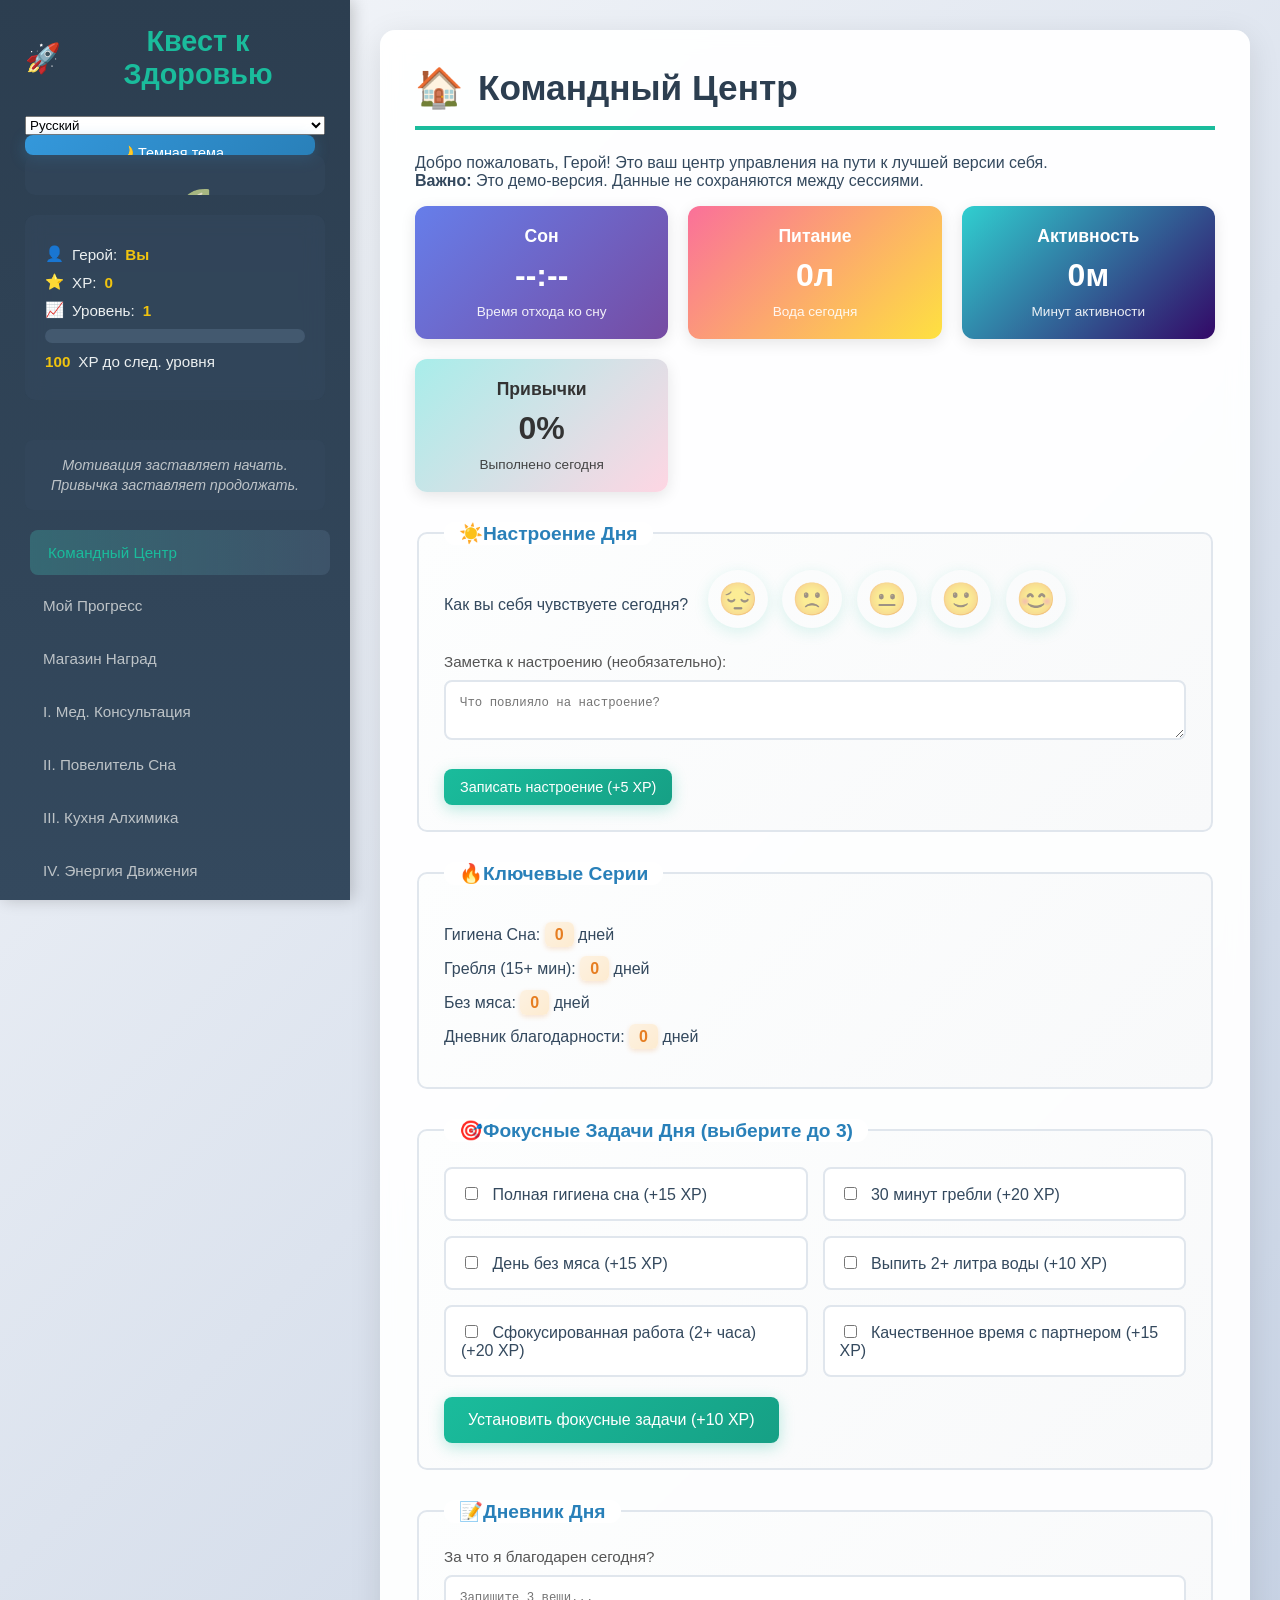
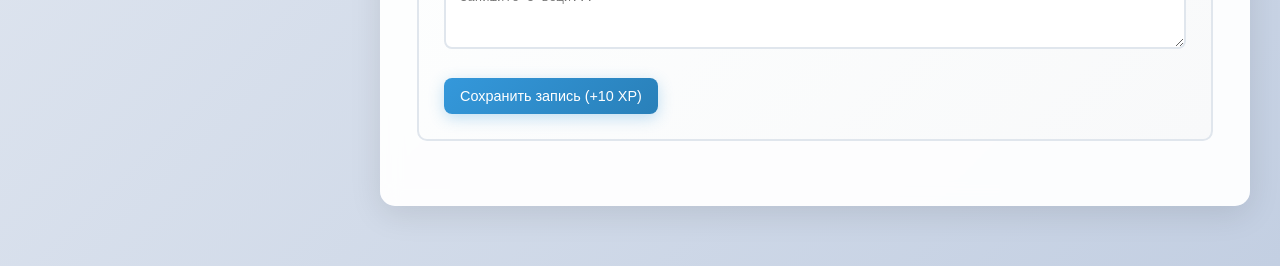
<file: index.html>
<!DOCTYPE html>
<html lang="ru">
<head>
    <meta charset="UTF-8">
    <meta name="viewport" content="width=device-width, initial-scale=1.0">
    <title>Квест к Здоровью v4: Ваш Путь Героя</title>
    <link rel="stylesheet" href="style.css">
</head>
<body>
    <button id="menu-toggle" class="menu-toggle">☰</button>
    <!-- Notification Container -->
    <div role="alert" aria-live="assertive" id="notification" class="notification"></div>

    <!-- Sidebar -->
    <aside class="sidebar">
        <h2><span class="icon">🚀</span>Квест к Здоровью</h2>
        <select id="language-select" class="small">
            <option value="ru">Русский</option>
            <option value="en">English</option>
        </select>
        <button id="theme-toggle" class="small secondary">🌙 Темная тема</button>
        
        <!-- Health Tree Visualization -->
        <div class="health-tree-container">
            <div id="health-tree" class="health-tree tree-stage-1">🌱</div>
            <div class="health-tree-label">Ваше Дерево Здоровья</div>
        </div>
        
        <!-- User Stats -->
        <div class="user-stats">
            <p><span class="icon">👤</span>Герой: <span id="hero-name">Вы</span></p>
            <p><span class="icon">⭐</span>XP: <span id="xp-value">0</span></p>
            <p><span class="icon">📈</span>Уровень: <span id="level-value">1</span></p>
            <div class="xp-bar-container">
                <div class="xp-bar" id="level-xp-bar"></div>
            </div>
            <p><span id="xp-to-next-level">100</span> XP до след. уровня</p>
        </div>
        
        <!-- Quote of the Day -->
        <div class="quote-of-the-day" id="quote-display">
            "Начните там, где вы есть. Используйте то, что у вас есть. Делайте то, что можете." - Артур Эш
        </div>
        
        <!-- Navigation -->
        <nav aria-label="Главное меню">
            <ul>
                <li><a id="link-dashboard" href="#" class="nav-link active" data-target="dashboard"><span class="icon">🏠</span>Командный Центр</a></li>
                <li><a id="link-progress" href="#" class="nav-link" data-target="progress"><span class="icon">📊</span>Мой Прогресс</a></li>
                <li><a id="link-rewards" href="#" class="nav-link" data-target="rewards"><span class="icon">🎁</span>Магазин Наград</a></li>
                <li><a id="link-medical" href="#" class="nav-link" data-target="medical"><span class="icon">🩺</span>I. Мед. Консультация</a></li>
                <li><a id="link-sleep" href="#" class="nav-link" data-target="sleep"><span class="icon">🛌</span>II. Повелитель Сна</a></li>
                <li><a id="link-nutrition" href="#" class="nav-link" data-target="nutrition"><span class="icon">🥗</span>III. Кухня Алхимика</a></li>
                <li><a id="link-activity" href="#" class="nav-link" data-target="activity"><span class="icon">💪</span>IV. Энергия Движения</a></li>
                <li><a id="link-habits" href="#" class="nav-link" data-target="habits"><span class="icon">🧠</span>V. Внутренняя Цитадель</a></li>
                <li><a id="link-vitamins" href="#" class="nav-link" data-target="vitamins"><span class="icon">💊</span>VI. Витамины и БАДы</a></li>
                <li><a id="link-review" href="#" class="nav-link" data-target="review"><span class="icon">🗓️</span>VII. Журнал Мудреца</a></li>
                <li><a href="stereogram.html"><span class="icon">🎨</span>Генератор Стереограмм</a></li>
            </ul>
        </nav>
        
        <!-- Achievements Preview -->
        <div class="achievements-preview">
            <h3><span class="icon">🏆</span>Мои Достижения</h3>
            <div id="achievements-container">
                <span class="badge" data-badge-id="badge-medical-check" title="Пройти первичное мед. обследование">Альянс с Доктором</span>
                <span class="badge" data-badge-id="badge-sleep-hygiene-master" title="Выполнять всю гигиену сна">Мастер Гигиены Сна</span>
                <span class="badge" data-badge-id="badge-7day-streak-sleep" title="7 дней подряд идеальной гигиены сна">7 Дней Сна</span>
                <span class="badge" data-badge-id="badge-hydration-hero" title="Выпивать 2+ литра воды регулярно">Герой Гидратации</span>
                <span class="badge" data-badge-id="badge-no-meat-streak-3" title="3 дня подряд без мяса">Без Мяса: 3 дня</span>
                <span class="badge" data-badge-id="badge-rowing-streak-5" title="5 дней подряд гребля 15+ мин">Гребная Серия: 5</span>
                <span class="badge" data-badge-id="badge-focused-work-master" title="Регулярно применять техники рабочей концентрации">Мастер Концентрации</span>
                <span class="badge" data-badge-id="badge-reflection-pro" title="Провести 3 ежемесячных обзора">Профи Рефлексии</span>
                <span class="badge" data-badge-id="badge-level-5" title="Достигнуть 5-го Уровня">Воин 5 Уровня</span>
                <span class="badge" data-badge-id="badge-level-10" title="Достигнуть 10-го Уровня">Легенда 10 Уровня</span>
            </div>
        </div>
        <div class="data-controls">
            <button onclick="exportData()" class="small secondary">Экспорт данных</button>
            <input type="file" id="import-file" accept=".json" style="display:none" onchange="handleImport(this)">
            <button class="small" onclick="document.getElementById('import-file').click()">Импорт данных</button>
            <button class="small warning" onclick="resetGame()">Сбросить данные</button>
        </div>
    </aside>

    <!-- Main Content -->
    <div class="main-content">
        <!-- Dashboard / Command Center -->
        <div id="dashboard" class="page-section active">
            <h1><span class="icon">🏠</span>Командный Центр</h1>
            <p class="section-intro">Добро пожаловать, Герой! Это ваш центр управления на пути к лучшей версии себя. 
            <br><strong>Важно:</strong> Это демо-версия. Данные не сохраняются между сессиями.</p>
            
            <!-- Progress Overview Cards -->
            <div class="progress-cards">
                <div class="progress-card sleep">
                    <h3>Сон</h3>
                    <div class="value" id="sleep-time-avg">--:--</div>
                    <div class="label">Время отхода ко сну</div>
                </div>
                <div class="progress-card nutrition">
                    <h3>Питание</h3>
                    <div class="value" id="water-avg">0л</div>
                    <div class="label">Вода сегодня</div>
                </div>
                <div class="progress-card activity">
                    <h3>Активность</h3>
                    <div class="value" id="activity-today">0м</div>
                    <div class="label">Минут активности</div>
                </div>
                <div class="progress-card habits">
                    <h3>Привычки</h3>
                    <div class="value" id="habits-score">0%</div>
                    <div class="label">Выполнено сегодня</div>
                </div>
            </div>
            
            <!-- Daily Mood Tracker -->
            <fieldset>
                <legend><span class="icon">☀️</span>Настроение Дня</legend>
                <div class="mood-tracker">
                    <label>Как вы себя чувствуете сегодня?</label>
                    <button class="mood-btn" data-mood="😔" data-value="1" onclick="selectMood(this)">😔</button>
                    <button class="mood-btn" data-mood="🙁" data-value="2" onclick="selectMood(this)">🙁</button>
                    <button class="mood-btn" data-mood="😐" data-value="3" onclick="selectMood(this)">😐</button>
                    <button class="mood-btn" data-mood="🙂" data-value="4" onclick="selectMood(this)">🙂</button>
                    <button class="mood-btn" data-mood="😊" data-value="5" onclick="selectMood(this)">😊</button>
                </div>
                <div class="form-group">
                    <label for="mood-note">Заметка к настроению (необязательно):</label>
                    <textarea id="mood-note" placeholder="Что повлияло на настроение?" rows="2"></textarea>
                </div>
                <button class="small" onclick="logMood()">Записать настроение (+5 XP)</button>
            </fieldset>

            <!-- Key Streaks -->
            <fieldset>
                <legend><span class="icon">🔥</span>Ключевые Серии</legend>
                <p>Гигиена Сна: <span id="dash-sleep-hygiene-streak" class="streak-counter">0</span> дней</p>
                <p>Гребля (15+ мин): <span id="dash-rowing-streak" class="streak-counter">0</span> дней</p>
                <p>Без мяса: <span id="dash-no-meat-streak" class="streak-counter">0</span> дней</p>
                <p>Дневник благодарности: <span id="dash-gratitude-streak" class="streak-counter">0</span> дней</p>
            </fieldset>
            
            <!-- Focus Tasks -->
            <fieldset>
                <legend><span class="icon">🎯</span>Фокусные Задачи Дня (выберите до 3)</legend>
                <div class="focus-tasks-grid" id="focusable-tasks-container">
                    <!-- Tasks will be added by JS -->
                </div>
                <button onclick="setFocusTasks()">Установить фокусные задачи (+10 XP)</button>
            </fieldset>
            
            <!-- Daily Summary -->
            <fieldset>
                <legend><span class="icon">📝</span>Дневник Дня</legend>
                <div class="form-group">
                    <label for="daily-gratitude">За что я благодарен сегодня?</label>
                    <textarea id="daily-gratitude" placeholder="Запишите 3 вещи..." rows="3"></textarea>
                </div>
                <button class="small secondary" onclick="saveDailyGratitude()">Сохранить запись (+10 XP)</button>
            </fieldset>
        </div>

        <!-- Progress Tracking Page -->
        <div id="progress" class="page-section">
            <h1><span class="icon">📊</span>Мой Прогресс</h1>
            <p class="section-intro">Отслеживайте свой путь к здоровью с помощью визуальных графиков и статистики.</p>
            
            <div class="charts-container">
                <!-- Mood Chart -->
                <div class="chart-box">
                    <h3>Настроение (последние 7 дней)</h3>
                    <div class="mini-chart" id="mood-chart">
                        <!-- Chart bars will be generated by JS -->
                    </div>
                </div>
                
                <!-- Sleep Chart -->
                <div class="chart-box">
                    <h3>Время сна (последние 7 дней)</h3>
                    <div class="mini-chart" id="sleep-chart">
                        <!-- Chart bars will be generated by JS -->
                    </div>
                </div>
                
                <!-- Activity Chart -->
                <div class="chart-box">
                    <h3>Активность (последние 7 дней)</h3>
                    <div class="mini-chart" id="activity-chart">
                        <!-- Chart bars will be generated by JS -->
                    </div>
                </div>
                
                <!-- Weight Chart -->
                <div class="chart-box">
                    <h3>Вес (последние записи)</h3>
                    <div class="mini-chart" id="weight-chart">
                        <!-- Chart bars will be generated by JS -->
                    </div>
                </div>
            </div>
            
            <!-- Statistics Summary -->
            <fieldset>
                <legend><span class="icon">📈</span>Статистика за Все Время</legend>
                <div class="stats-grid" style="display: grid; grid-template-columns: repeat(auto-fit, minmax(200px, 1fr)); gap: 20px;">
                    <div>
                        <h4>Общий XP</h4>
                        <p class="value" style="font-size: 1.5em; color: #f1c40f;">
                            <span id="total-xp-earned">0</span> XP
                        </p>
                    </div>
                    <div>
                        <h4>Выполнено задач</h4>
                        <p class="value" style="font-size: 1.5em; color: #27ae60;">
                            <span id="total-tasks-completed">0</span>
                        </p>
                    </div>
                    <div>
                        <h4>Лучшая серия</h4>
                        <p class="value" style="font-size: 1.5em; color: #e67e22;">
                            <span id="best-streak">0</span> дней
                        </p>
                    </div>
                    <div>
                        <h4>Дней в квесте</h4>
                        <p class="value" style="font-size: 1.5em; color: #3498db;">
                            <span id="days-in-quest">1</span>
                        </p>
                    </div>
                </div>
            </fieldset>
        </div>

        <!-- Rewards Store -->
        <div id="rewards" class="page-section">
            <h1><span class="icon">🎁</span>Магазин Наград</h1>
            <p class="section-intro">Используйте заработанные XP для получения наград и усилений!</p>
            
            <div class="rewards-store">
                <div class="reward-item">
                    <div>
                        <h4>🌟 Случайная Новая Цитата</h4>
                        <p>Получите новую порцию вдохновения!</p>
                    </div>
                    <div>
                        <span class="cost">25 XP</span>
                        <button class="small" data-reward-id="new_quote" data-cost="25" onclick="purchaseReward(this)">Купить</button>
                    </div>
                </div>
                
                <div class="reward-item">
                    <div>
                        <h4>⚡ +10% XP на Следующие 3 Задачи</h4>
                        <p>Ускорьте свой прогресс!</p>
                    </div>
                    <div>
                        <span class="cost">75 XP</span>
                        <button class="small" data-reward-id="xp_boost" data-cost="75" onclick="purchaseReward(this)">Купить</button>
                    </div>
                </div>
                
                <div class="reward-item">
                    <div>
                        <h4>🎫 "Пропуск" на одну мелкую задачу</h4>
                        <p>Пропустите 1 задачу до 5 XP без потери серии.</p>
                    </div>
                    <div>
                        <span class="cost">100 XP</span>
                        <button class="small" data-reward-id="skip_task" data-cost="100" onclick="purchaseReward(this)">Купить</button>
                    </div>
                </div>
                
                <div class="reward-item">
                    <div>
                        <h4>🌳 Удобрение для Дерева Здоровья</h4>
                        <p>Мгновенно вырастите дерево на один этап!</p>
                    </div>
                    <div>
                        <span class="cost">150 XP</span>
                        <button class="small" data-reward-id="tree_fertilizer" data-cost="150" onclick="purchaseReward(this)">Купить</button>
                    </div>
                </div>
                
                <div class="reward-item">
                    <div>
                        <h4>🎨 Персонализация Героя</h4>
                        <p>Измените имя вашего героя!</p>
                    </div>
                    <div>
                        <span class="cost">50 XP</span>
                        <button class="small" data-reward-id="hero_rename" data-cost="50" onclick="purchaseReward(this)">Купить</button>
                    </div>
                </div>
            </div>
        </div>

        <!-- Medical Consultation Section -->
        <div id="medical" class="page-section">
            <h1><span class="icon">🩺</span>I. Медицинская консультация</h1>
            <p class="section-intro">Фаза 1: Фундамент Здоровья (Неделя 1-2). Основа вашего квеста - профессиональная медицинская оценка.</p>
            
            <fieldset>
                <legend>Квест 1.1: Альянс с Доктором</legend>
                <ul class="checklist">
                    <li data-xp="20">
                        <input type="checkbox" id="med-task1" onchange="handleTaskChange(this, 'badge-medical-check')"> 
                        <label for="med-task1">Запланировать визит к врачу</label> 
                        <span class="task-xp">+20 XP</span>
                    </li>
                    <li data-xp="30">
                        <input type="checkbox" id="med-task2" onchange="handleTaskChange(this, 'badge-medical-check')"> 
                        <label for="med-task2">Посетить врача и обсудить симптомы/цели</label> 
                        <span class="task-xp">+30 XP</span>
                    </li>
                    <li data-xp="20">
                        <input type="checkbox" id="med-task3" onchange="handleTaskChange(this, 'badge-medical-check')"> 
                        <label for="med-task3">Сдать рекомендованные анализы</label> 
                        <span class="task-xp">+20 XP</span>
                    </li>
                    <li data-xp="10">
                        <input type="checkbox" id="med-task4" onchange="handleTaskChange(this, 'badge-medical-check')"> 
                        <label for="med-task4">Получить и проанализировать результаты с врачом</label> 
                        <span class="task-xp">+10 XP</span>
                    </li>
                </ul>
                
                <h3>Рекомендованные анализы для обсуждения:</h3>
                <ul style="font-size: 0.9em; list-style-type: '✔️ '; padding-left: 20px; columns: 2;">
                    <li>Общий анализ крови (ОАК)</li>
                    <li>Биохимический анализ крови</li>
                    <li>Гормоны щитовидной железы</li>
                    <li>Витамин D (25-ОН)</li>
                    <li>Витамин B12 и Фолиевая к-та</li>
                    <li>Железо и ферритин</li>
                    <li>Тестостерон</li>
                    <li>Гликированный гемоглобин</li>
                    <li>Кортизол (утренний)</li>
                </ul>
            </fieldset>
            
            <fieldset>
                <legend>Место для заметок</legend>
                <div class="form-group">
                    <label for="medical-notes">Рекомендации врача и результаты:</label>
                    <textarea id="medical-notes" placeholder="Запишите важную информацию..." rows="5"></textarea>
                </div>
                <button class="small secondary" onclick="saveMedicalNotes()">Сохранить заметки</button>
            </fieldset>
        </div>

        <!-- Sleep Section -->
        <div id="sleep" class="page-section">
            <h1><span class="icon">🛌</span>II. Повелитель Сна</h1>
            <p class="section-intro">Цель: Постепенно сдвинуть время отхода ко сну на 23:00 и подъема на 07:00.</p>
            
            <!-- Sleep Phases -->
            <div style="background: #f0f3f7; padding: 15px; border-radius: 10px; margin-bottom: 20px;">
                <strong>Текущая фаза:</strong> <span id="current-sleep-phase">Фаза 1: Пробуждение (Месяц 1-2)</span>
            </div>
            
            <fieldset>
                <legend>Квест 2.1: Гигиена Сна (Ежедневно)</legend>
                <p>Серия дней с полной гигиеной сна: <span id="sleep-hygiene-streak-sleep" class="streak-counter">0</span> 
                <button class="small warning" onclick="resetSleepHygieneStreakConfirm()">Сбросить серию</button></p>
                
                <ul class="checklist" id="sleep-hygiene-tasks-sleep">
                    <li data-xp="3">
                        <input type="checkbox" id="sh-task1-sleep" onchange="handleSleepHygieneTaskChange(this)"> 
                        <label for="sh-task1-sleep">Без стимуляторов (кофеин/алкоголь) за 4-6ч</label>
                        <span class="sub-info">Стимуляторы мешают засыпанию и качеству сна.</span> 
                        <span class="task-xp">+3 XP</span>
                    </li>
                    <li data-xp="3">
                        <input type="checkbox" id="sh-task2-sleep" onchange="handleSleepHygieneTaskChange(this)"> 
                        <label for="sh-task2-sleep">Приглушенный теплый свет за 2-3ч</label>
                        <span class="sub-info">Яркий свет подавляет выработку мелатонина.</span> 
                        <span class="task-xp">+3 XP</span>
                    </li>
                    <li data-xp="5">
                        <input type="checkbox" id="sh-task3-sleep" onchange="handleSleepHygieneTaskChange(this)"> 
                        <label for="sh-task3-sleep">Без экранов за 1-2ч (или фильтры)</label>
                        <span class="sub-info">Синий свет от экранов особенно вреден для сна.</span> 
                        <span class="task-xp">+5 XP</span>
                    </li>
                    <li data-xp="3">
                        <input type="checkbox" id="sh-task4-sleep" onchange="handleSleepHygieneTaskChange(this)"> 
                        <label for="sh-task4-sleep">Расслабляющая деятельность перед сном</label>
                        <span class="sub-info">Помогает снизить стресс и подготовиться ко сну.</span> 
                        <span class="task-xp">+3 XP</span>
                    </li>
                    <li data-xp="3">
                        <input type="checkbox" id="sh-task5-sleep" onchange="handleSleepHygieneTaskChange(this)"> 
                        <label for="sh-task5-sleep">Оптимальная среда в спальне</label>
                        <span class="sub-info">Темно, тихо, прохладно - создайте "пещеру" для сна.</span> 
                        <span class="task-xp">+3 XP</span>
                    </li>
                </ul>
                <button onclick="checkAllSleepHygiene()">Выполнил(а) ВСЮ гигиену сегодня (+10 XP)</button>
            </fieldset>
            
            <fieldset>
                <legend>Квест 2.2 & 2.3: Сдвиг Времени и Светотерапия</legend>
                <div class="form-group">
                    <label for="current-bedtime">Во сколько вы легли спать вчера?</label>
                    <input type="time" id="current-bedtime" value="05:00" onchange="trackSleepTime(this.value)">
                </div>
                <div class="form-group">
                    <label for="target-bedtime">Целевое время отхода ко сну:</label>
                    <input type="time" id="target-bedtime" value="23:00" readonly>
                </div>
                <button class="small secondary" onclick="calculateNextSleepShift()">Рассчитать следующий сдвиг</button>
                <p id="next-sleep-shift-info" class="info-text"></p>
                
                <h3>Дневные привычки для улучшения сна:</h3>
                <ul class="checklist">
                    <li data-xp="5">
                        <input type="checkbox" id="morning-light" onchange="handleTaskChange(this)">
                        <label for="morning-light">Утренний яркий свет (30 мин после пробуждения)</label>
                        <span class="task-xp">+5 XP</span>
                    </li>
                    <li data-xp="3">
                        <input type="checkbox" id="evening-light-limit" onchange="handleTaskChange(this)">
                        <label for="evening-light-limit">Ограничение вечернего света</label>
                        <span class="task-xp">+3 XP</span>
                    </li>
                </ul>
            </fieldset>
        </div>

        <!-- Nutrition Section -->
        <div id="nutrition" class="page-section">
            <h1><span class="icon">🥗</span>III. Кухня Алхимика</h1>
            <p class="section-intro">Цель: Ужин в 19:00, снижение веса до 80-82 кг, улучшение качества питания.</p>
            
            <fieldset>
                <legend>Ежедневный Контроль</legend>
                <div class="flex-container">
                    <div class="form-group flex-item">
                        <label for="dinner-time-nutrition">Время ужина:</label>
                        <input type="time" id="dinner-time-nutrition" onchange="checkDinnerTime(this.value)">
                        <span class="sub-info">Цель: 19:00</span>
                    </div>
                    <div class="form-group flex-item">
                        <label for="water-intake-nutrition">Выпито воды (литры):</label>
                        <input type="number" id="water-intake-nutrition" step="0.1" min="0" value="0" onchange="checkWaterIntake(this.value)">
                        <span class="sub-info">Цель: 2+ литра</span>
                    </div>
                </div>
                
                <h3>Принципы здорового питания:</h3>
                <ul class="checklist">
                    <li data-xp="3">
                        <input type="checkbox" id="portion-control" onchange="handleTaskChange(this)">
                        <label for="portion-control">Контроль порций</label>
                        <span class="task-xp">+3 XP</span>
                    </li>
                    <li data-xp="3">
                        <input type="checkbox" id="eat-slowly" onchange="handleTaskChange(this)">
                        <label for="eat-slowly">Ел(а) медленно, тщательно пережевывая</label>
                        <span class="task-xp">+3 XP</span>
                    </li>
                    <li data-xp="5">
                        <input type="checkbox" id="veggies-fruits" onchange="handleTaskChange(this)">
                        <label for="veggies-fruits">Овощи/фрукты (5+ порций)</label>
                        <span class="task-xp">+5 XP</span>
                    </li>
                    <li data-xp="5">
                        <input type="checkbox" id="lean-protein" onchange="handleTaskChange(this)">
                        <label for="lean-protein">Постный белок</label>
                        <span class="task-xp">+5 XP</span>
                    </li>
                </ul>
            </fieldset>
            
            <fieldset>
                <legend>Трекер Веса и Дни без Мяса</legend>
                <div class="form-group">
                    <label for="weight-input">Текущий вес (кг):</label>
                    <input type="number" id="weight-input" step="0.1" min="50" max="150" placeholder="95">
                    <button class="small secondary" onclick="logWeight()">Записать вес</button>
                </div>
                
                <p>Дней без мяса подряд: <span id="no-meat-streak-nutrition" class="streak-counter">0</span></p>
                <ul class="checklist">
                    <li data-xp="15">
                        <input type="checkbox" id="no-meat-day-nutrition" onchange="handleNoMeatDay(this)">
                        <label for="no-meat-day-nutrition">Сегодня день без мяса</label>
                        <span class="task-xp">+15 XP</span>
                    </li>
                </ul>
            </fieldset>
        </div>

        <!-- Activity Section -->
        <div id="activity" class="page-section">
            <h1><span class="icon">💪</span>IV. Энергия Движения</h1>
            <p class="section-intro">Цель: Ежедневные 30 мин гребли, прерывание сидения, поддержка силовых и сальсы.</p>
            
            <fieldset>
                <legend>Ежедневное Кардио: Гребной Тренажер</legend>
                <p>Серия дней с греблей (15+ мин): <span id="rowing-streak-activity" class="streak-counter">0</span></p>
                <div class="form-group">
                    <label for="rowing-duration">Длительность гребли сегодня (минуты):</label>
                    <input type="number" id="rowing-duration" min="0" value="0">
                    <button class="secondary" onclick="logRowingActivity()">Записать греблю</button>
                </div>
            </fieldset>
            
            <fieldset>
                <legend>Борьба с Гиподинамией</legend>
                <ul class="checklist">
                    <li data-xp="5">
                        <input type="checkbox" id="movement-breaks" onchange="handleTaskChange(this)">
                        <label for="movement-breaks">"Двигательные перекусы" каждые 30-60 мин</label>
                        <span class="task-xp">+5 XP</span>
                    </li>
                </ul>
                <p class="info-text">
                    💡 Варианты "двигательных перекусов":<br>
                    • Ходьба по комнате/двору<br>
                    • Приседания или отжимания<br>
                    • Растяжка<br>
                    • Легкие махи руками/ногами
                </p>
            </fieldset>
            
            <fieldset>
                <legend>Силовые Тренировки и Сальса</legend>
                <div class="form-group">
                    <label>Отметьте выполненные активности:</label>
                    <ul class="checklist">
                        <li data-xp="20">
                            <input type="checkbox" id="strength-training" onchange="handleTaskChange(this)">
                            <label for="strength-training">Силовая тренировка</label>
                            <span class="task-xp">+20 XP</span>
                        </li>
                        <li data-xp="15">
                            <input type="checkbox" id="salsa-session" onchange="handleTaskChange(this)">
                            <label for="salsa-session">Сальса (2 часа)</label>
                            <span class="task-xp">+15 XP</span>
                        </li>
                    </ul>
                </div>
            </fieldset>
        </div>

        <!-- Habits Section -->
        <div id="habits" class="page-section">
            <h1><span class="icon">🧠</span>V. Внутренняя Цитадель</h1>
            <p class="section-intro">Формирование здоровых привычек и повышение мотивации.</p>
            
            <fieldset>
                <legend>Квест 5.1: Осознание и Перекалибровка</legend>
                <div class="form-group">
                    <label for="habit-reflection">Саморефлексия о привычках:</label>
                    <textarea id="habit-reflection" placeholder="Как привычки влияют на вашу жизнь?" rows="4"></textarea>
                </div>
                <button class="small secondary" onclick="saveHabitReflection()">Сохранить размышления (+10 XP)</button>
            </fieldset>
            
            <fieldset>
                <legend>Квест 5.4: Рабочая Концентрация</legend>
                <ul class="checklist">
                    <li data-xp="5">
                        <input type="checkbox" id="task-breakdown" onchange="handleTaskChange(this, 'badge-focused-work-master')">
                        <label for="task-breakdown">Разбил(а) большие задачи на мелкие</label>
                        <span class="task-xp">+5 XP</span>
                    </li>
                    <li data-xp="10">
                        <input type="checkbox" id="pomodoro-session" onchange="handleTaskChange(this, 'badge-focused-work-master')">
                        <label for="pomodoro-session">Использовал(а) технику Помидоро (2+ сессии)</label>
                        <span class="task-xp">+10 XP</span>
                    </li>
                    <li data-xp="5">
                        <input type="checkbox" id="priority-matrix" onchange="handleTaskChange(this, 'badge-focused-work-master')">
                        <label for="priority-matrix">Приоритизировал(а) задачи</label>
                        <span class="task-xp">+5 XP</span>
                    </li>
                </ul>
            </fieldset>
            
            <fieldset>
                <legend>Квест 5.6: Искра Близости</legend>
                <ul class="checklist">
                    <li data-xp="5">
                        <input type="checkbox" id="quality-time" onchange="handleTaskChange(this)">
                        <label for="quality-time">Качественное время с партнером (30+ мин)</label>
                        <span class="task-xp">+5 XP</span>
                    </li>
                    <li data-xp="3">
                        <input type="checkbox" id="express-gratitude" onchange="handleTaskChange(this)">
                        <label for="express-gratitude">Выразил(а) благодарность партнеру</label>
                        <span class="task-xp">+3 XP</span>
                    </li>
                    <li data-xp="3">
                        <input type="checkbox" id="physical-affection" onchange="handleTaskChange(this)">
                        <label for="physical-affection">Физические прикосновения (объятия, держание за руки)</label>
                        <span class="task-xp">+3 XP</span>
                    </li>
                </ul>
            </fieldset>
        </div>

        <!-- Vitamins Section -->
        <div id="vitamins" class="page-section">
            <h1><span class="icon">💊</span>VI. Витамины и БАДы</h1>
            <p class="section-intro">Стратегия нутриентов по назначению врача.</p>
            
            <fieldset>
                <legend>Квест 6.1: Предписания Доктора</legend>
                <div class="form-group">
                    <label for="supplements-list">Назначенные добавки:</label>
                    <textarea id="supplements-list" placeholder="Запишите назначения врача..." rows="4"></textarea>
                </div>
                <button class="small secondary" onclick="saveSupplementsList()">Сохранить список</button>
            </fieldset>
            
            <fieldset>
                <legend>Ежедневный прием</legend>
                <ul class="checklist">
                    <li data-xp="3">
                        <input type="checkbox" id="supplements-taken" onchange="handleTaskChange(this)">
                        <label for="supplements-taken">Принял(а) назначенные добавки</label>
                        <span class="task-xp">+3 XP</span>
                    </li>
                </ul>
            </fieldset>
        </div>

        <!-- Review Section -->
        <div id="review" class="page-section">
            <h1><span class="icon">🗓️</span>VII. Журнал Мудреца</h1>
            <p class="section-intro">Регулярный пересмотр и адаптация плана.</p>
            
            <fieldset>
                <legend>Месячный Обзор</legend>
                <div class="form-group">
                    <label for="monthly-review-date">Дата обзора:</label>
                    <input type="date" id="monthly-review-date">
                </div>
                
                <div class="form-group">
                    <label for="monthly-successes">Что получилось хорошо?</label>
                    <textarea id="monthly-successes" placeholder="Ваши победы..." rows="3"></textarea>
                </div>
                
                <div class="form-group">
                    <label for="monthly-challenges">Что было сложно?</label>
                    <textarea id="monthly-challenges" placeholder="Трудности и вызовы..." rows="3"></textarea>
                </div>
                
                <div class="form-group">
                    <label for="monthly-adjustments">Что нужно изменить?</label>
                    <textarea id="monthly-adjustments" placeholder="Корректировки на следующий месяц..." rows="3"></textarea>
                </div>
                
                <button onclick="saveMonthlyReview()">Сохранить обзор (+50 XP)</button>
            </fieldset>
        </div>
    </div>

    <!-- JavaScript -->
    <script src="script.js" defer></script>
</body>
</html>
</file>
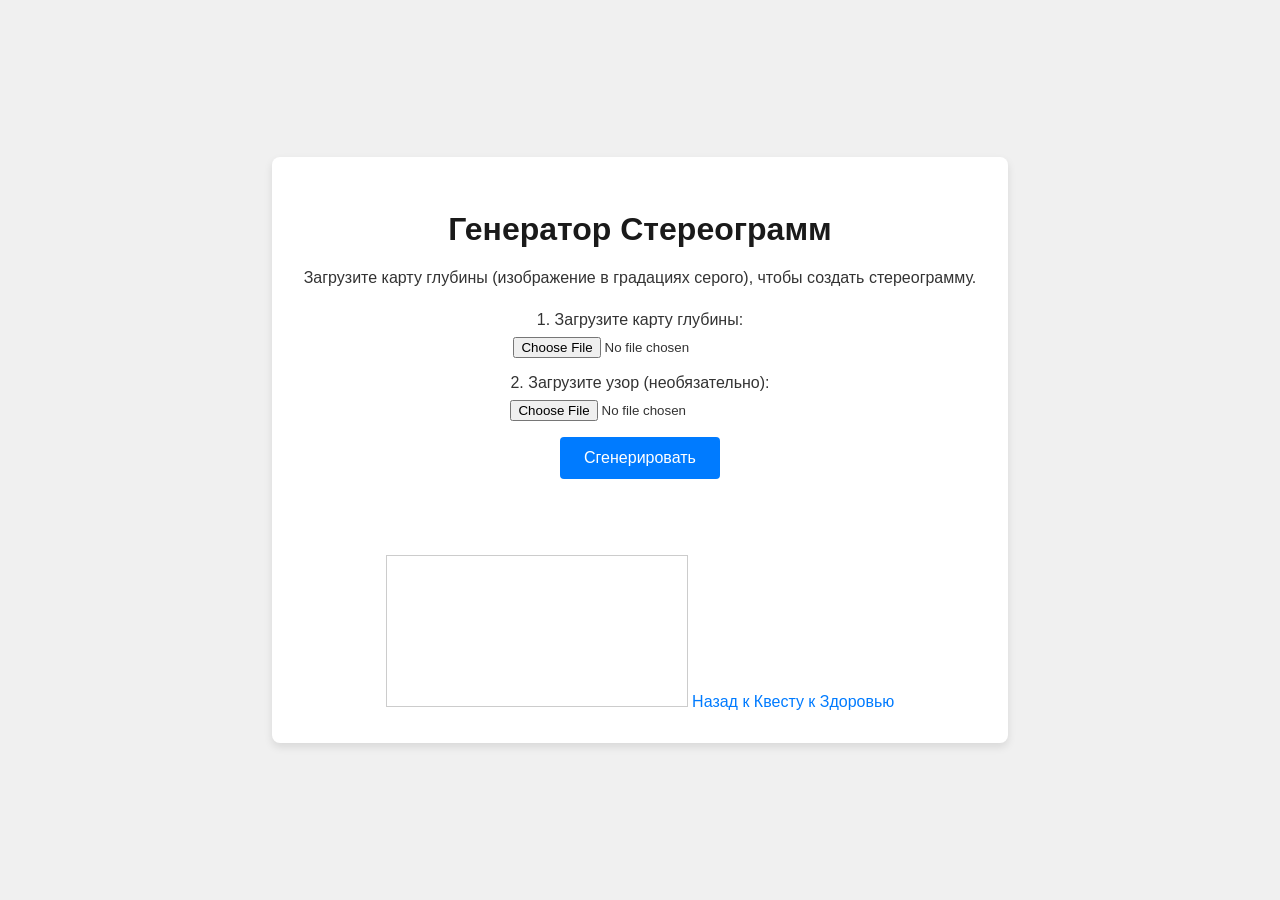
<file: stereogram.html>
<!DOCTYPE html>
<html lang="ru">
<head>
    <meta charset="UTF-8">
    <meta name="viewport" content="width=device-width, initial-scale=1.0">
    <title>Генератор Стереограмм</title>
    <link rel="stylesheet" href="stereogram.css">
</head>
<body>
    <div class="container">
        <h1>Генератор Стереограмм</h1>
        <p>Загрузите карту глубины (изображение в градациях серого), чтобы создать стереограмму.</p>

        <div class="controls">
            <div class="control-group">
                <label for="depthmap-upload">1. Загрузите карту глубины:</label>
                <input type="file" id="depthmap-upload" accept="image/*">
            </div>

            <div class="control-group">
                <label for="pattern-upload">2. Загрузите узор (необязательно):</label>
                <input type="file" id="pattern-upload" accept="image/*">
            </div>

            <button id="generate-btn">Сгенерировать</button>
        </div>

        <p id="error-message" class="error"></p>

        <canvas id="stereogram-canvas"></canvas>

        <a href="index.html">Назад к Квесту к Здоровью</a>
    </div>

    <script src="stereogram.js"></script>
</body>
</html>
</file>
<file: style.css>
/* General Styles */
        * { box-sizing: border-box; }

        :root {
            --bg-start: #f5f7fa;
            --bg-end: #c3cfe2;
            --text-color: #34495e;
            --sidebar-start: #2c3e50;
            --sidebar-end: #34495e;
            --card-bg: rgba(52, 73, 94, 0.5);
        }

        body.dark-mode {
            --bg-start: #1b262c;
            --bg-end: #000000;
            --text-color: #ecf0f1;
            --sidebar-start: #0f2027;
            --sidebar-end: #203a43;
            --card-bg: rgba(255, 255, 255, 0.05);
        }

        body {
            font-family: 'Roboto', 'Segoe UI', Tahoma, Geneva, Verdana, sans-serif;
            margin: 0;
            background: linear-gradient(135deg, var(--bg-start) 0%, var(--bg-end) 100%);
            color: var(--text-color);
            display: flex;
            min-height: 100vh;
        }

        .menu-toggle {
            display: none;
            background: #2c3e50;
            color: #fff;
            border: none;
            padding: 10px 15px;
            font-size: 1.2em;
            cursor: pointer;
        }

        /* Sidebar Styles */
        .sidebar {
            width: 350px;
            background: linear-gradient(180deg, var(--sidebar-start) 0%, var(--sidebar-end) 100%);
            color: #ecf0f1;
            padding: 25px;
            box-shadow: 3px 0 15px rgba(0,0,0,0.2); 
            display: flex; 
            flex-direction: column; 
            overflow-y: auto;
            position: fixed;
            left: 0;
            top: 0;
            height: 100vh;
        }
        
        .sidebar h2 { 
            text-align: center; 
            margin-top: 0; 
            color: #1abc9c; 
            font-size: 1.8em; 
            margin-bottom: 25px;
            display: flex;
            align-items: center;
            justify-content: center;
            gap: 10px;
        }
        
        /* Health Tree Visualization */
        .health-tree-container {
            background: var(--card-bg);
            border-radius: 10px;
            padding: 20px;
            margin-bottom: 20px;
            text-align: center;
            position: relative;
            overflow: hidden;
        }
        
        .health-tree {
            font-size: 4em;
            margin: 10px 0;
            filter: grayscale(var(--tree-grayscale, 80%));
            transition: all 0.5s ease;
        }
        
        .tree-stage-1 { --tree-grayscale: 60%; }
        .tree-stage-2 { --tree-grayscale: 40%; }
        .tree-stage-3 { --tree-grayscale: 20%; }
        .tree-stage-4 { --tree-grayscale: 0%; }
        .tree-stage-5 { 
            --tree-grayscale: 0%; 
            animation: treeGlow 2s ease-in-out infinite alternate;
        }
        
        @keyframes treeGlow {
            from { filter: brightness(1) drop-shadow(0 0 10px rgba(26, 188, 156, 0.3)); }
            to { filter: brightness(1.2) drop-shadow(0 0 20px rgba(26, 188, 156, 0.6)); }
        }
        
        .health-tree-label {
            font-size: 0.9em;
            color: #bdc3c7;
            margin-top: 5px;
        }
        
        /* User Stats */
        .sidebar .user-stats {
            margin-bottom: 20px;
            padding: 20px;
            background: var(--card-bg);
            border-radius: 10px;
            backdrop-filter: blur(10px);
        }
        
        .sidebar .user-stats p { 
            margin: 10px 0; 
            font-size: 0.95em; 
            display: flex;
            align-items: center;
            gap: 8px;
        }
        
        .sidebar .user-stats span { 
            font-weight: bold; 
            color: #f1c40f; 
        }
        
        /* XP Bar */
        .sidebar .xp-bar-container { 
            height: 14px; 
            background: rgba(74, 98, 122, 0.7);
            border-radius: 7px; 
            margin-top: 8px; 
            overflow: hidden;
            position: relative;
        }
        
        .sidebar .xp-bar { 
            height: 100%; 
            width: 0%; 
            background: linear-gradient(90deg, #f1c40f 0%, #f39c12 100%);
            border-radius: 7px; 
            transition: width 0.5s cubic-bezier(0.4, 0, 0.2, 1);
            position: relative;
            overflow: hidden;
        }
        
        .sidebar .xp-bar::after {
            content: '';
            position: absolute;
            top: 0;
            left: 0;
            bottom: 0;
            right: 0;
            background: linear-gradient(90deg, transparent 0%, rgba(255,255,255,0.3) 50%, transparent 100%);
            animation: shimmer 2s infinite;
        }
        
        @keyframes shimmer {
            0% { transform: translateX(-100%); }
            100% { transform: translateX(100%); }
        }
        
        /* Quote of the Day */
        .sidebar .quote-of-the-day {
            font-size: 0.9em;
            font-style: italic;
            color: #bdc3c7;
            margin-top: 20px;
            padding: 15px;
            background: var(--card-bg);
            border-radius: 8px;
            text-align: center;
            line-height: 1.4;
        }
        
        /* Navigation */
        .sidebar nav ul { 
            list-style-type: none; 
            padding: 0; 
            margin-top: 20px;
        }
        
        .sidebar nav li a { 
            display: flex;
            align-items: center;
            gap: 12px;
            color: #bdc3c7; 
            padding: 14px 18px; 
            text-decoration: none; 
            border-radius: 8px; 
            margin-bottom: 8px; 
            transition: all 0.3s ease;
            font-size: 0.95em;
            position: relative;
            overflow: hidden;
        }
        
        .sidebar nav li a::before {
            content: '';
            position: absolute;
            left: 0;
            top: 0;
            height: 100%;
            width: 0;
            background: linear-gradient(90deg, rgba(26, 188, 156, 0.2) 0%, transparent 100%);
            transition: width 0.3s ease;
        }
        
        .sidebar nav li a:hover::before,
        .sidebar nav li a.active::before {
            width: 100%;
        }
        
        .sidebar nav li a:hover, 
        .sidebar nav li a.active { 
            background-color: rgba(74, 98, 122, 0.5);
            color: #1abc9c; 
            font-weight: 500;
            transform: translateX(5px);
        }
        
        .sidebar nav li a .icon { 
            font-size: 1.2em;
        }
        
        /* Achievements Preview */
        .achievements-preview { 
            margin-top: auto; 
            padding-top: 20px; 
            border-top: 1px solid rgba(74, 98, 122, 0.5);
        }
        
        .achievements-preview h3 { 
            color: #16a085; 
            font-size: 1.15em; 
            margin-bottom: 15px;
            display: flex;
            align-items: center;
            gap: 8px;
        }
        
        .achievements-preview .badge { 
            display: inline-block; 
            background: linear-gradient(135deg, #7f8c8d 0%, #95a5a6 100%);
            color: white; 
            padding: 6px 12px; 
            border-radius: 20px; 
            font-size: 0.75em; 
            margin: 4px; 
            opacity: 0.6; 
            transition: all 0.3s ease;
            cursor: pointer;
            position: relative;
            overflow: hidden;
        }
        
        .achievements-preview .badge.earned { 
            opacity: 1; 
            background: linear-gradient(135deg, #27ae60 0%, #2ecc71 100%);
            font-weight: bold;
            box-shadow: 0 2px 8px rgba(39, 174, 96, 0.3);
        }
        
.data-controls {
            margin-top: 15px;
            text-align: center;
        }
        .data-controls button {
            margin-bottom: 5px;
        }
        .achievements-preview .badge:hover {
            transform: translateY(-2px);
            box-shadow: 0 4px 12px rgba(0,0,0,0.2);
        }
        
        /* Main Content */
        .main-content { 
            flex-grow: 1; 
            padding: 30px; 
            overflow-y: auto;
            margin-left: 350px;
        }
        
        /* Page Sections */
        .page-section { 
            display: none; 
            background: rgba(255, 255, 255, 0.95);
            padding: 35px; 
            border-radius: 15px; 
            box-shadow: 0 8px 32px rgba(0,0,0,0.1);
            margin-bottom: 30px;
            backdrop-filter: blur(10px);
        }
        
        .page-section.active { 
            display: block; 
            animation: fadeInUp 0.6s cubic-bezier(0.4, 0, 0.2, 1);
        }
        
        @keyframes fadeInUp { 
            from { 
                opacity: 0; 
                transform: translateY(20px); 
            } 
            to { 
                opacity: 1; 
                transform: translateY(0); 
            } 
        }
        
        .page-section h1 { 
            color: #2c3e50; 
            border-bottom: 4px solid #1abc9c; 
            padding-bottom: 15px; 
            margin-top: 0; 
            font-size: 2.2em; 
            display: flex; 
            align-items: center;
            gap: 15px;
        }
        
        .page-section h1 .icon { 
            font-size: 1.1em; 
            color: #1abc9c; 
        }
        
        /* Progress Cards */
        .progress-cards {
            display: grid;
            grid-template-columns: repeat(auto-fit, minmax(200px, 1fr));
            gap: 20px;
            margin-bottom: 30px;
        }
        
        .progress-card {
            background: linear-gradient(135deg, #667eea 0%, #764ba2 100%);
            color: white;
            padding: 20px;
            border-radius: 12px;
            text-align: center;
            box-shadow: 0 4px 15px rgba(0,0,0,0.1);
            transition: transform 0.3s ease;
        }
        
        .progress-card:hover {
            transform: translateY(-5px);
        }
        
        .progress-card.sleep { background: linear-gradient(135deg, #667eea 0%, #764ba2 100%); }
        .progress-card.nutrition { background: linear-gradient(135deg, #fa709a 0%, #fee140 100%); }
        .progress-card.activity { background: linear-gradient(135deg, #30cfd0 0%, #330867 100%); }
        .progress-card.habits { background: linear-gradient(135deg, #a8edea 0%, #fed6e3 100%); color: #333; }
        
        .progress-card h3 {
            margin: 0 0 10px 0;
            font-size: 1.1em;
        }
        
        .progress-card .value {
            font-size: 2em;
            font-weight: bold;
            margin: 10px 0;
        }
        
        .progress-card .label {
            font-size: 0.85em;
            opacity: 0.9;
        }
        
        /* Fieldsets */
        fieldset { 
            border: 2px solid #e0e6ed;
            border-radius: 10px; 
            padding: 25px; 
            margin-bottom: 30px; 
            background: linear-gradient(135deg, #fdfefe 0%, #f8f9fa 100%);
            position: relative;
        }
        
        legend { 
            font-weight: 600; 
            color: #2980b9; 
            padding: 0 15px; 
            font-size: 1.2em;
            background: white;
            border-radius: 20px;
        }
        
        /* Task Lists */
        .task-list, .checklist { 
            list-style-type: none; 
            padding: 0; 
        }
        
        .task-list li, .checklist li { 
            padding: 15px 10px; 
            border-bottom: 1px solid #ecf0f1; 
            display: flex; 
            align-items: center; 
            justify-content: space-between; 
            transition: all 0.3s ease;
            border-radius: 8px;
            margin-bottom: 5px;
        }
        
        .task-list li:hover, .checklist li:hover { 
            background-color: #f0f3f7;
            transform: translateX(5px);
        }
        
        .task-list li:last-child, .checklist li:last-child { 
            border-bottom: none; 
        }
        
        .task-list input[type="checkbox"], .checklist input[type="checkbox"] { 
            margin-right: 15px; 
            transform: scale(1.4); 
            cursor: pointer; 
            accent-color: #1abc9c; 
        }
        
        .task-list label, .checklist label { 
            flex-grow: 1; 
            cursor: pointer; 
            font-size: 1em;
        }
        
        .task-list .task-xp, .checklist .task-xp { 
            font-size: 0.85em; 
            color: #fff; 
            background: linear-gradient(135deg, #3498db 0%, #2980b9 100%);
            padding: 4px 12px; 
            border-radius: 15px; 
            margin-left: 10px;
            font-weight: 500;
        }
        
        .task-list li.completed, .checklist li.completed { 
            background: linear-gradient(135deg, #d4efdf 0%, #abebc6 100%);
            box-shadow: 0 2px 8px rgba(39, 174, 96, 0.2);
        }
        
        .task-list li.completed label, .checklist li.completed label { 
            text-decoration: line-through; 
            color: #27ae60; 
            font-style: italic; 
        }
        
        /* Forms */
        .form-group { 
            margin-bottom: 25px; 
        }
        
        .form-group label { 
            display: block; 
            margin-bottom: 10px; 
            font-weight: 500; 
            color: #555; 
            font-size: 0.95em; 
        }
        
        .form-group input[type="time"], 
        .form-group input[type="number"], 
        .form-group input[type="date"], 
        .form-group input[type="text"], 
        .form-group select, 
        .form-group textarea {
            width: 100%; 
            padding: 14px; 
            border: 2px solid #e0e6ed;
            border-radius: 8px; 
            font-size: 0.95em; 
            transition: all 0.3s ease;
            background: white;
        }
        
        .form-group input:focus, 
        .form-group textarea:focus { 
            border-color: #1abc9c; 
            box-shadow: 0 0 0 3px rgba(26, 188, 156, 0.1);
            outline: none; 
        }
        
        /* Buttons */
        button { 
            background: linear-gradient(135deg, #1abc9c 0%, #16a085 100%);
            color: white; 
            border: none; 
            padding: 14px 24px; 
            border-radius: 8px; 
            cursor: pointer; 
            font-size: 1em; 
            transition: all 0.3s ease;
            margin-right: 10px; 
            font-weight: 500;
            box-shadow: 0 4px 15px rgba(26, 188, 156, 0.3);
            position: relative;
            overflow: hidden;
        }
        
        button::before {
            content: '';
            position: absolute;
            top: 50%;
            left: 50%;
            width: 0;
            height: 0;
            border-radius: 50%;
            background: rgba(255, 255, 255, 0.3);
            transform: translate(-50%, -50%);
            transition: width 0.6s, height 0.6s;
        }
        
        button:hover::before {
            width: 300px;
            height: 300px;
        }
        
        button:hover { 
            transform: translateY(-2px);
            box-shadow: 0 6px 20px rgba(26, 188, 156, 0.4);
        }
        
        button:active { 
            transform: translateY(0); 
        }
        
        button.secondary { 
            background: linear-gradient(135deg, #3498db 0%, #2980b9 100%);
            box-shadow: 0 4px 15px rgba(52, 152, 219, 0.3);
        }
        
        button.secondary:hover {
            box-shadow: 0 6px 20px rgba(52, 152, 219, 0.4);
        }
        
        button.warning { 
            background: linear-gradient(135deg, #e74c3c 0%, #c0392b 100%);
            box-shadow: 0 4px 15px rgba(231, 76, 60, 0.3);
        }
        
        button.warning:hover {
            box-shadow: 0 6px 20px rgba(231, 76, 60, 0.4);
        }
        
        button.small { 
            padding: 10px 16px; 
            font-size: 0.9em; 
        }
        
        /* Info Text */
        .info-text { 
            font-size: 0.9em; 
            color: #7f8c8d; 
            margin-top: 10px; 
            line-height: 1.6;
            padding: 10px;
            background: #f8f9fa;
            border-radius: 6px;
        }
        
        .sub-info { 
            font-size: 0.85em; 
            color: #95a5a6; 
            display: block; 
            margin-top: 5px; 
        }
        
        /* Streak Counter */
        .streak-counter { 
            font-weight: bold; 
            color: #e67e22; 
            background: linear-gradient(135deg, #fdf2e2 0%, #fdebd0 100%);
            padding: 4px 10px; 
            border-radius: 6px;
            box-shadow: 0 2px 5px rgba(230, 126, 34, 0.2);
        }
        
        /* Mood Tracker */
        .mood-tracker { 
            margin-bottom: 25px; 
        }
        
        .mood-tracker label { 
            margin-right: 15px;
            font-weight: 500;
        }
        
        .mood-tracker .mood-btn { 
            font-size: 2em; 
            padding: 8px; 
            border: 2px solid transparent; 
            background: none; 
            cursor: pointer; 
            opacity: 0.5; 
            transition: all 0.3s ease;
            border-radius: 50%;
        }
        
        .mood-tracker .mood-btn:hover { 
            opacity: 0.8; 
            transform: scale(1.15);
        }
        
        .mood-tracker .mood-btn.selected { 
            opacity: 1; 
            border-color: #1abc9c;
            background: rgba(26, 188, 156, 0.1);
            transform: scale(1.1);
        }
        
        /* Rewards Store */
        .rewards-store .reward-item { 
            border: 2px solid #e0e6ed;
            padding: 20px; 
            border-radius: 10px; 
            margin-bottom: 15px; 
            display: flex; 
            justify-content: space-between; 
            align-items: center;
            transition: all 0.3s ease;
            background: white;
        }
        
        .rewards-store .reward-item:hover {
            border-color: #1abc9c;
            box-shadow: 0 4px 15px rgba(26, 188, 156, 0.1);
        }
        
        .rewards-store .reward-item h4 { 
            margin: 0 0 8px 0; 
            color: #2980b9;
            font-size: 1.1em;
        }
        
        .rewards-store .reward-item p { 
            margin: 0 0 10px 0; 
            font-size: 0.9em; 
            color: #555; 
        }
        
        .rewards-store .reward-item .cost { 
            font-weight: bold; 
            color: #e67e22;
            font-size: 1.1em;
        }
        
        .rewards-store .reward-item button:disabled { 
            background: linear-gradient(135deg, #bdc3c7 0%, #95a5a6 100%);
            cursor: not-allowed;
            box-shadow: none;
        }
        
        /* Charts Container */
        .charts-container {
            display: grid;
            grid-template-columns: repeat(auto-fit, minmax(300px, 1fr));
            gap: 20px;
            margin-bottom: 30px;
        }
        
        .chart-box {
            background: white;
            padding: 20px;
            border-radius: 10px;
            box-shadow: 0 4px 15px rgba(0,0,0,0.08);
        }
        
        .chart-box h3 {
            margin-top: 0;
            color: #34495e;
            font-size: 1.2em;
            margin-bottom: 15px;
        }
        
        /* Mini Chart Styles */
        .mini-chart {
            height: 150px;
            position: relative;
            display: flex;
            align-items: flex-end;
            justify-content: space-around;
            padding: 10px;
        }
        
        .chart-bar {
            flex: 1;
            background: linear-gradient(180deg, #3498db 0%, #2980b9 100%);
            margin: 0 2px;
            border-radius: 4px 4px 0 0;
            position: relative;
            transition: all 0.3s ease;
            cursor: pointer;
        }
        
        .chart-bar:hover {
            opacity: 0.8;
        }
        
        .chart-bar-label {
            position: absolute;
            bottom: -20px;
            left: 50%;
            transform: translateX(-50%);
            font-size: 0.7em;
            color: #7f8c8d;
        }
        
        /* Notification */
        .notification {
            position: fixed;
            top: 20px;
            right: 20px;
            background: linear-gradient(135deg, #2ecc71 0%, #27ae60 100%);
            color: white;
            padding: 20px 30px;
            border-radius: 10px;
            box-shadow: 0 8px 32px rgba(0,0,0,0.2);
            transform: translateX(400px);
            transition: transform 0.5s cubic-bezier(0.4, 0, 0.2, 1);
            z-index: 1000;
            max-width: 300px;
        }
        
        .notification.show {
            transform: translateX(0);
        }
        
        .notification.error {
            background: linear-gradient(135deg, #e74c3c 0%, #c0392b 100%);
        }
        
        .notification.warning {
            background: linear-gradient(135deg, #f39c12 0%, #e67e22 100%);
        }
        
        /* Level Up Animation */
        @keyframes levelUpPulse {
            0% { transform: scale(1); }
            50% { transform: scale(1.2); }
            100% { transform: scale(1); }
        }
        
        .level-up-animation {
            animation: levelUpPulse 0.8s ease-in-out;
        }
        
        /* Focus Tasks */
        .focus-tasks-grid {
            display: grid;
            grid-template-columns: repeat(auto-fit, minmax(250px, 1fr));
            gap: 15px;
            margin-bottom: 20px;
        }
        
        .focus-task-item {
            border: 2px solid #e0e6ed;
            border-radius: 8px;
            padding: 15px;
            transition: all 0.3s ease;
            background: white;
            cursor: pointer;
        }
        
        .focus-task-item:hover {
            border-color: #1abc9c;
            background: #f0fef0;
        }
        
        .focus-task-item input[type="checkbox"] {
            margin-right: 10px;
        }
        
        .focus-task-item.selected {
            background: linear-gradient(135deg, #d4efdf 0%, #abebc6 100%);
            border-color: #27ae60;
        }

        /* Dark mode specific tweaks */
        body.dark-mode .sidebar .xp-bar-container {
            background: rgba(255, 255, 255, 0.2);
        }

        /* Responsive Design */
        @media (max-width: 768px) {
            .menu-toggle {
                display: block;
            }
            .sidebar {
                position: fixed;
                width: 250px;
                transform: translateX(-100%);
                transition: transform 0.3s ease;
                height: 100vh;
                z-index: 1000;
            }
            .sidebar.open {
                transform: translateX(0);
            }
            .main-content {
                margin-left: 0;
            }
            body {
                flex-direction: column;
            }
            .progress-cards,
            .charts-container {
                grid-template-columns: 1fr;
            }
        }
</file>
<file: stereogram.css>
body {
    font-family: sans-serif;
    background-color: #f0f0f0;
    color: #333;
    display: flex;
    justify-content: center;
    align-items: center;
    min-height: 100vh;
    margin: 0;
}

.container {
    background-color: #fff;
    padding: 2rem;
    border-radius: 8px;
    box-shadow: 0 4px 8px rgba(0, 0, 0, 0.1);
    text-align: center;
}

h1 {
    color: #1a1a1a;
}

.controls {
    margin: 1.5rem 0;
    display: flex;
    flex-direction: column;
    gap: 1rem;
    align-items: center;
}

.control-group {
    display: flex;
    flex-direction: column;
    gap: 0.5rem;
}

button {
    background-color: #007bff;
    color: #fff;
    border: none;
    padding: 0.75rem 1.5rem;
    border-radius: 4px;
    cursor: pointer;
    font-size: 1rem;
    transition: background-color 0.2s;
}

button:hover {
    background-color: #0056b3;
}

#stereogram-canvas {
    border: 1px solid #ccc;
    margin-top: 1rem;
    max-width: 100%;
}

.error {
    color: #e74c3c;
    margin-top: 1rem;
    min-height: 1.2em;
}

a {
    display: inline-block;
    margin-top: 1.5rem;
    color: #007bff;
    text-decoration: none;
}

a:hover {
    text-decoration: underline;
}
</file>
